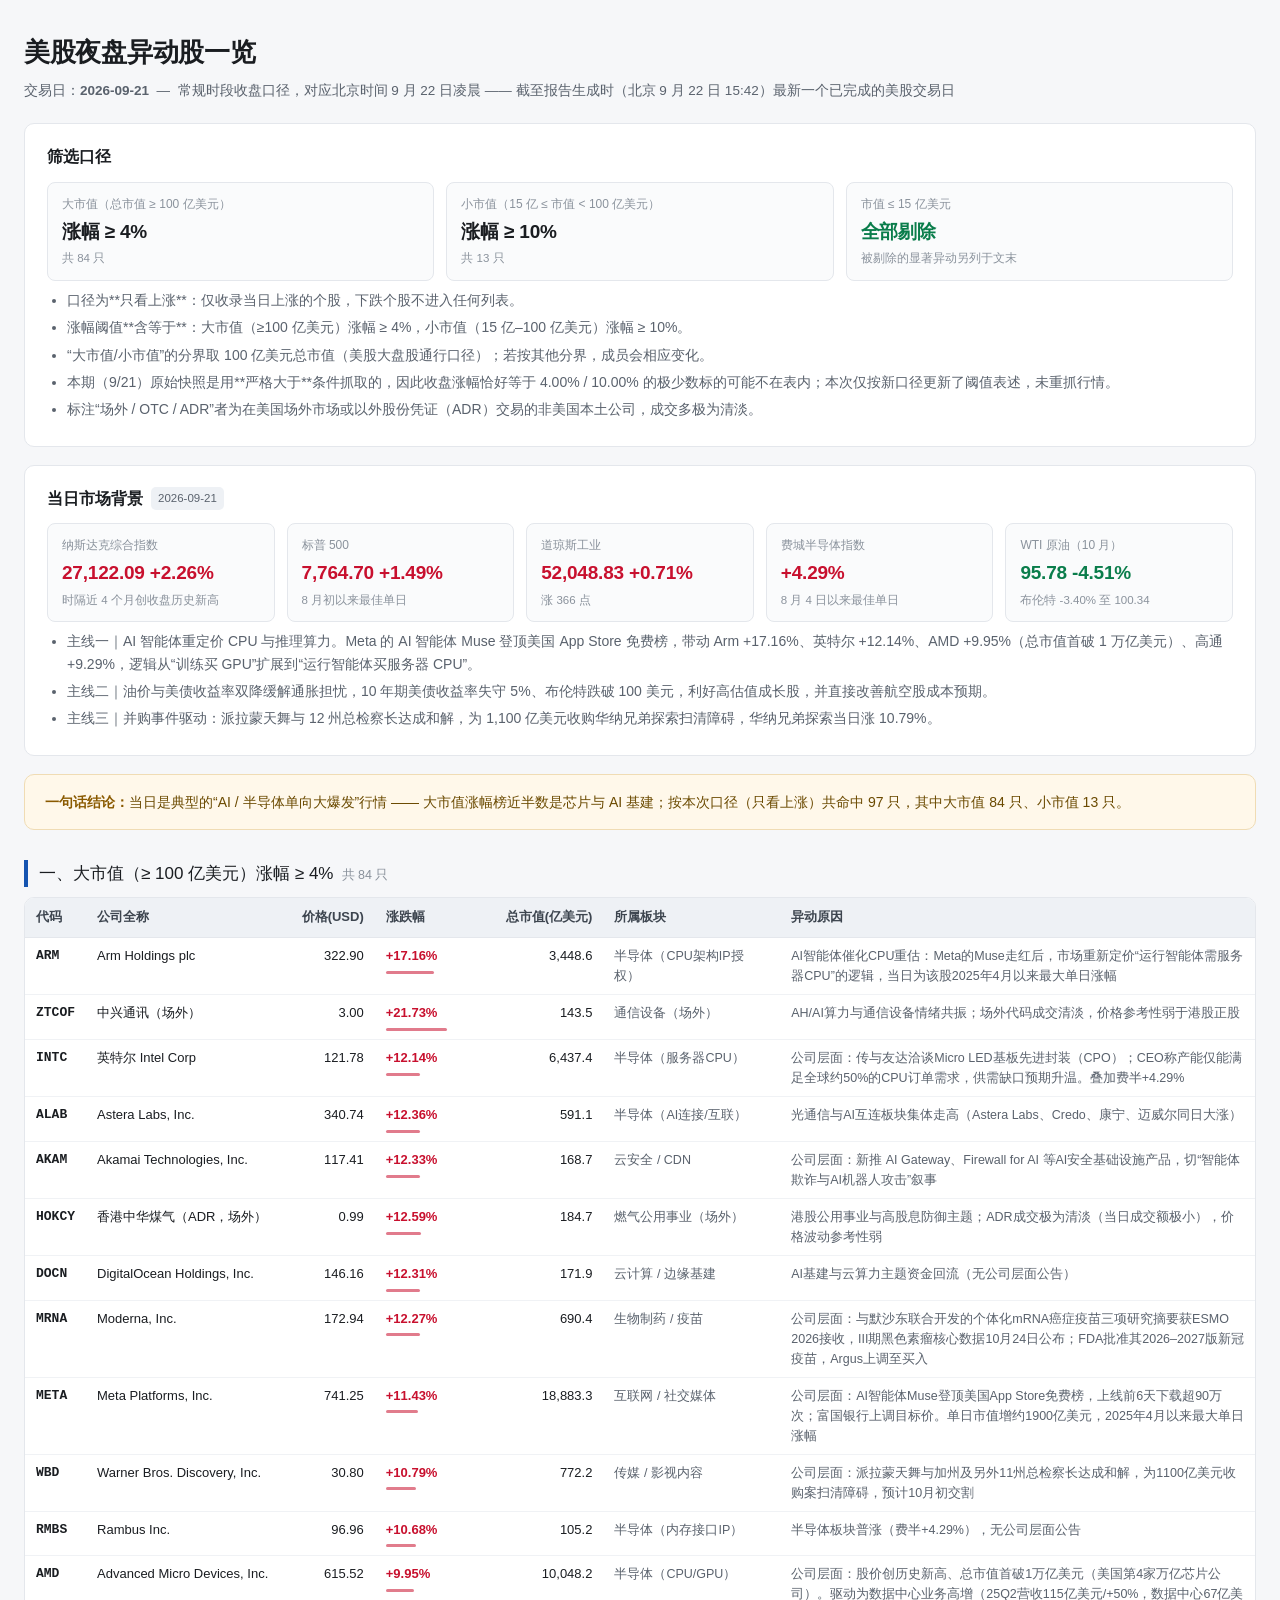
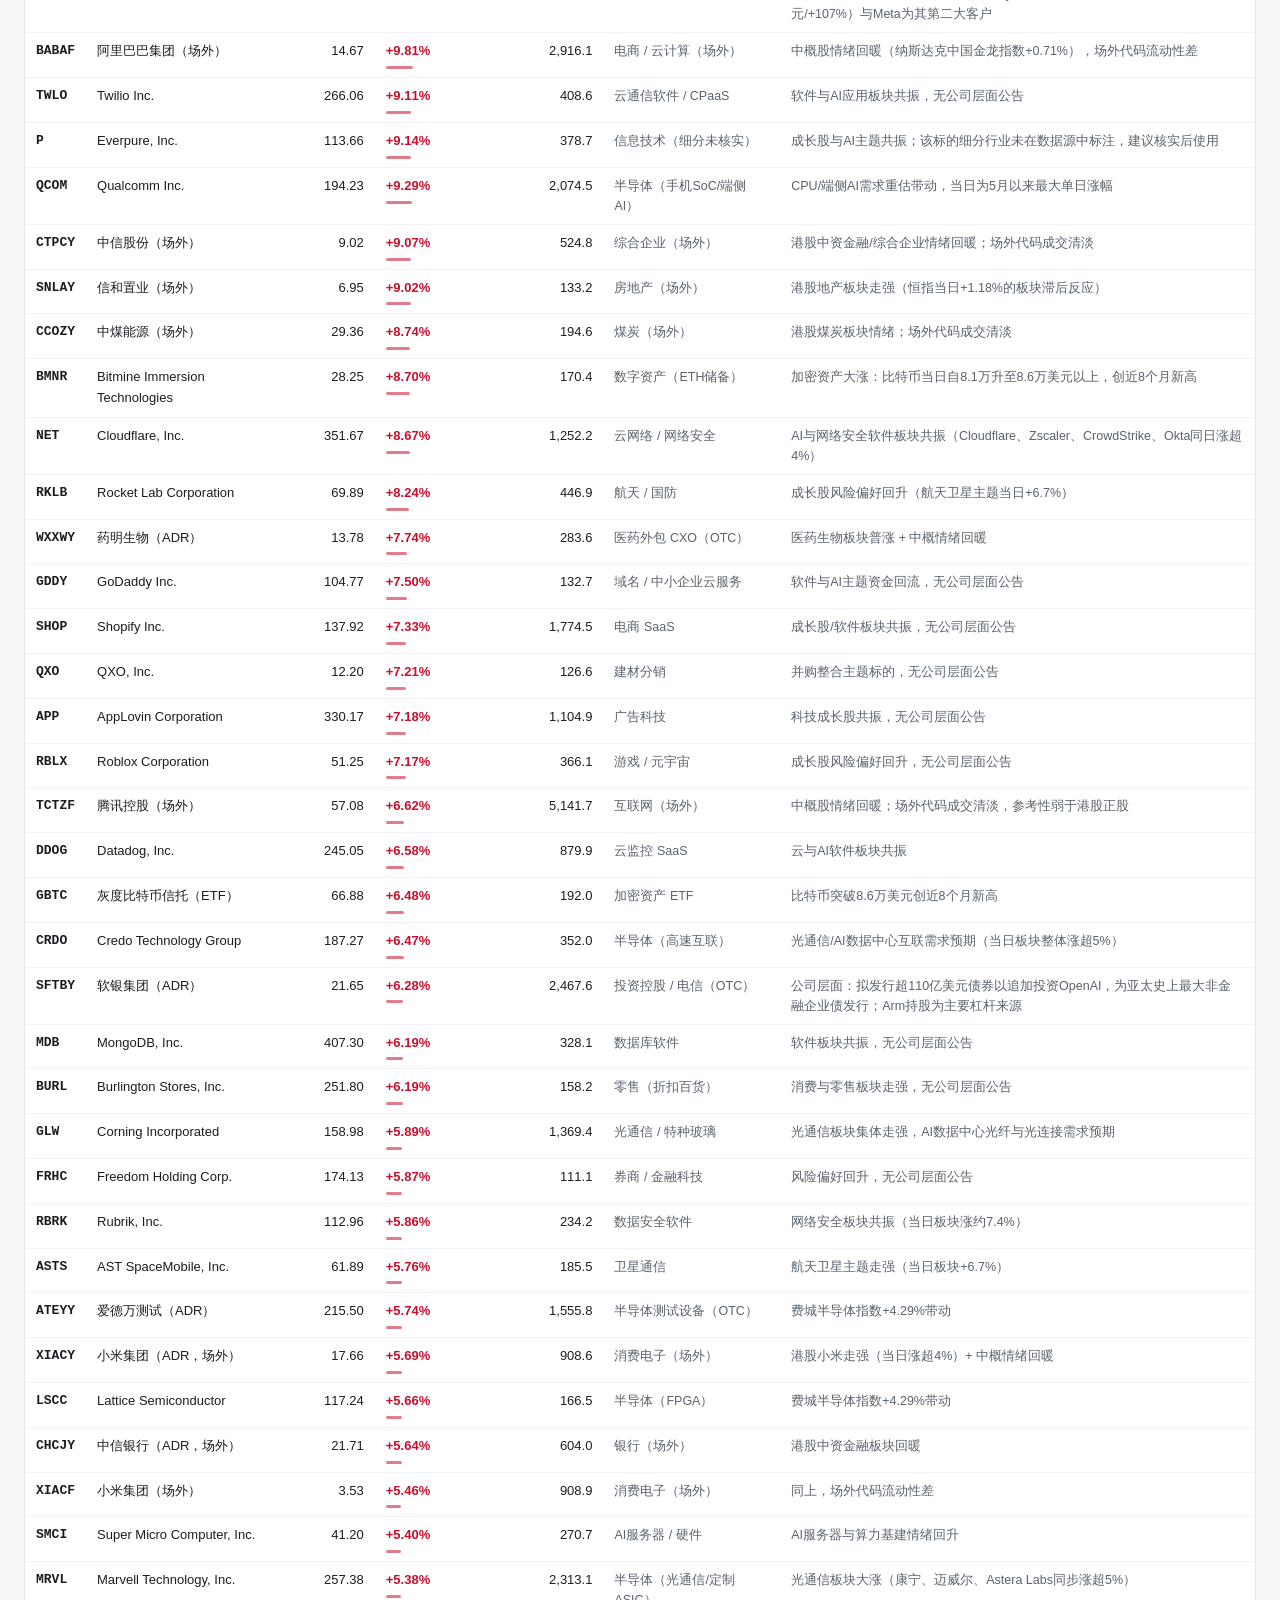
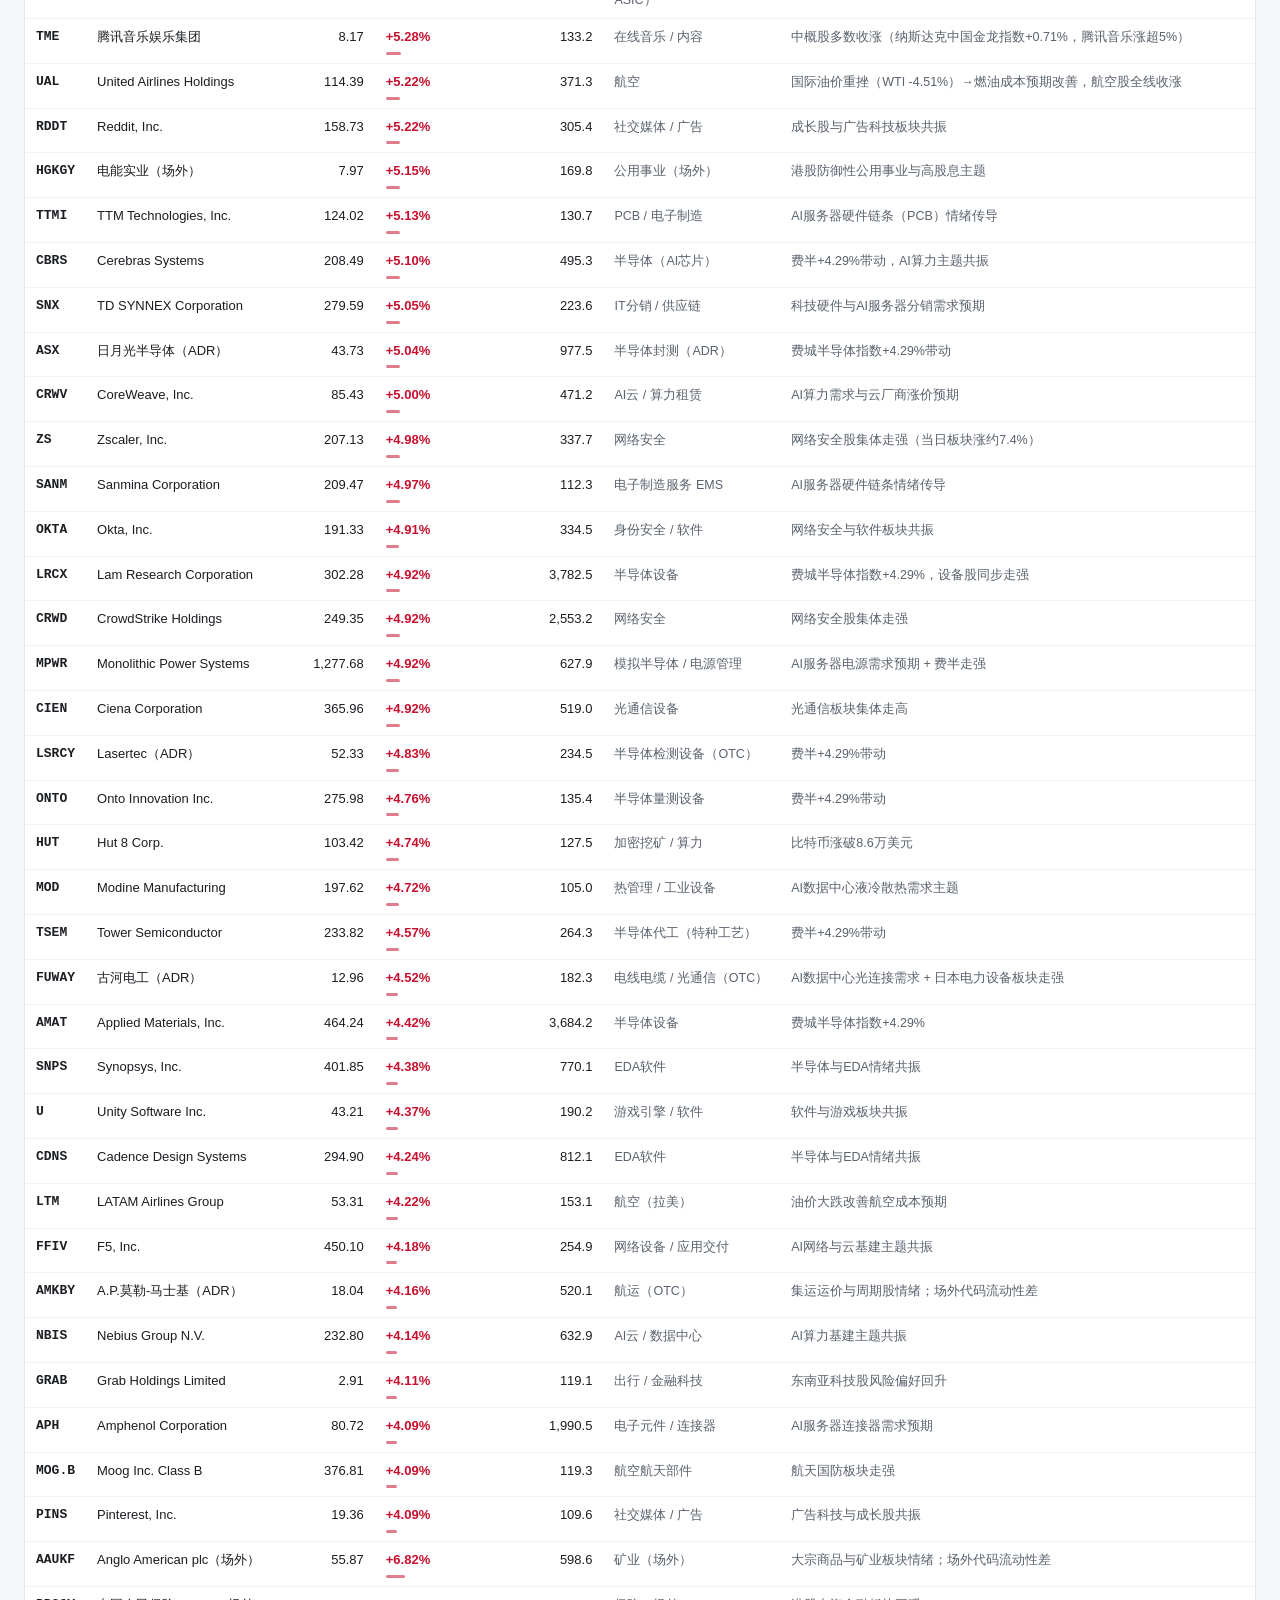
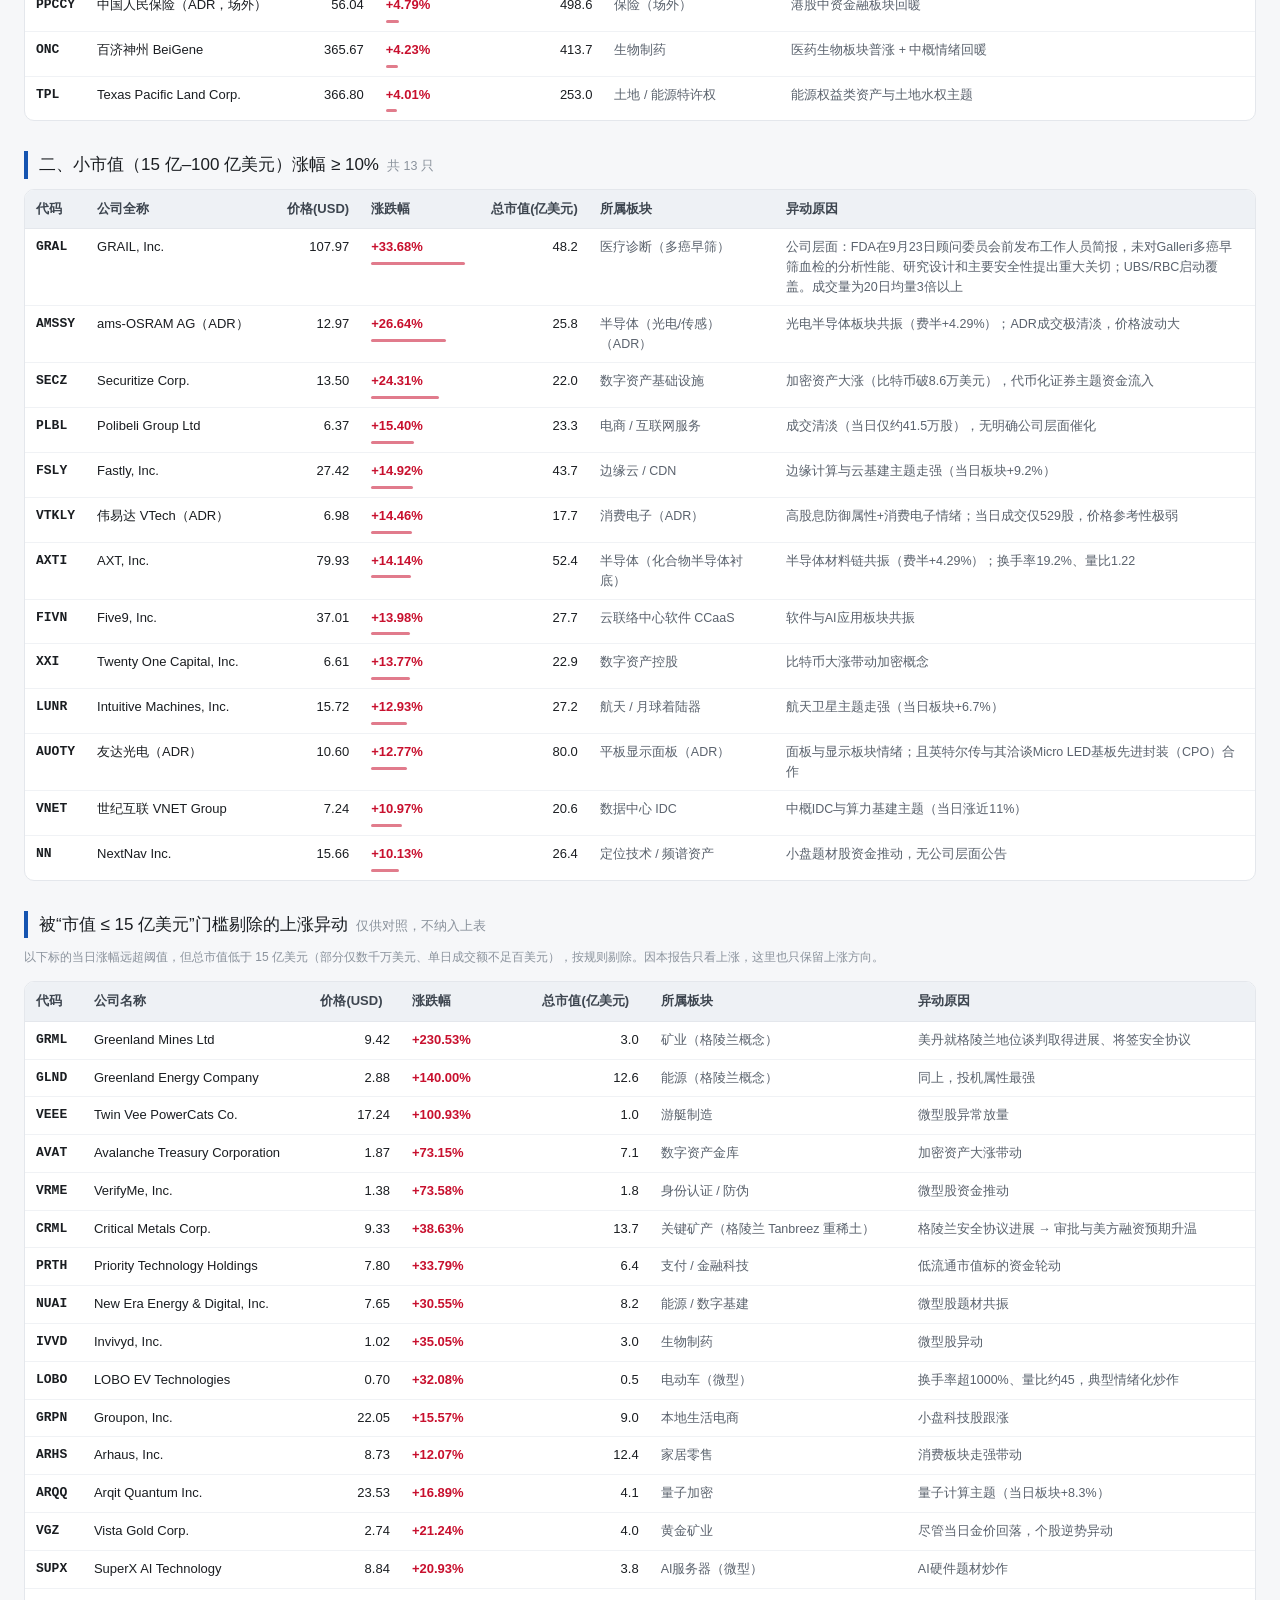
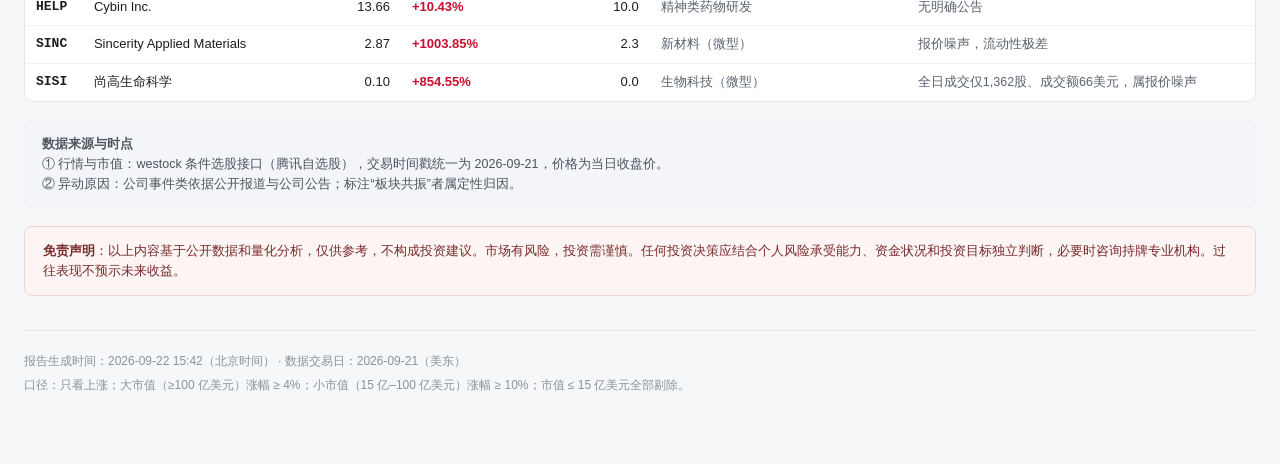
<file: 美股夜盘异动股一览_20260921.html>
<!DOCTYPE html>
<html lang="zh-CN">
<head>
<meta charset="utf-8">
<meta name="viewport" content="width=device-width, initial-scale=1">
<title>美股夜盘异动股一览 · 2026-09-21</title>
<style>
  :root{
    --bg:#f6f7f9; --card:#ffffff; --ink:#1a1d21; --ink2:#5a626d; --ink3:#8a929c;
    --line:#e4e7ec; --red:#c8102e; --green:#0a7d4b; --blue:#1554b0;
  }
  *{box-sizing:border-box}
  body{margin:0;background:var(--bg);color:var(--ink);
    font-family:-apple-system,BlinkMacSystemFont,"PingFang SC","Hiragino Sans GB","Microsoft YaHei",sans-serif;
    font-size:14px;line-height:1.6;-webkit-font-smoothing:antialiased}
  .wrap{max-width:1500px;margin:0 auto;padding:32px 24px 64px}
  h1{font-size:26px;margin:0 0 6px;letter-spacing:-.3px}
  .sub{color:var(--ink2);font-size:13.5px;margin-bottom:22px}
  .card{background:var(--card);border:1px solid var(--line);border-radius:10px;padding:20px 22px;margin-bottom:18px}
  .card h2{font-size:16px;margin:0 0 12px;display:flex;align-items:center;gap:8px}
  .card h2 .tag{font-size:11.5px;font-weight:500;color:var(--ink2);background:#eef1f5;border-radius:5px;padding:2px 7px}
  .grid{display:grid;grid-template-columns:repeat(auto-fit,minmax(210px,1fr));gap:12px}
  .kpi{background:#fafbfc;border:1px solid var(--line);border-radius:8px;padding:12px 14px}
  .kpi .k{font-size:12px;color:var(--ink3);margin-bottom:3px}
  .kpi .v{font-size:19px;font-weight:600;letter-spacing:-.2px}
  .kpi .v.red{color:var(--red)} .kpi .v.green{color:var(--green)}
  .kpi .d{font-size:11.5px;color:var(--ink3);margin-top:2px}
  ul.notes{margin:8px 0 0;padding-left:20px;color:var(--ink2)}
  ul.notes li{margin-bottom:5px}
  .banner{background:#fff8ea;border:1px solid #f0dcb4;border-radius:10px;padding:16px 20px;margin-bottom:18px;color:#6b4a00}
  .banner b{color:#8a5a00}
  .tblwrap{overflow-x:auto;border:1px solid var(--line);border-radius:10px;background:var(--card)}
  table{border-collapse:collapse;width:100%;min-width:1180px;font-size:13px}
  thead th{position:sticky;top:0;background:#eef1f5;color:#3d454f;font-weight:600;text-align:left;
    padding:9px 11px;border-bottom:1px solid var(--line);white-space:nowrap;z-index:2}
  tbody td{padding:8px 11px;border-bottom:1px solid #f0f2f5;vertical-align:top}
  tbody tr:hover{background:#fafbfd}
  tbody tr:last-child td{border-bottom:none}
  .c-code{font-family:ui-monospace,SFMono-Regular,Menlo,monospace;font-weight:600;white-space:nowrap}
  .c-name{min-width:190px}
  .c-num{text-align:right;font-variant-numeric:tabular-nums;white-space:nowrap}
  .c-chg{white-space:nowrap;position:relative;min-width:120px}
  .c-sector{color:var(--ink2);min-width:150px;font-size:12.5px}
  .c-reason{color:var(--ink2);min-width:320px;max-width:520px;font-size:12.5px}
  .chg{font-weight:600;font-variant-numeric:tabular-nums}
  .chg.up{color:var(--red)} .chg.down{color:var(--green)}
  .bar{display:block;height:3px;border-radius:2px;margin-top:4px}
  .bar-up{background:var(--red);opacity:.55}
  .bar-down{background:var(--green);opacity:.55}
  .sec-title{font-size:17px;margin:30px 0 10px;padding-left:11px;border-left:4px solid var(--blue)}
  .sec-title span{font-size:12.5px;color:var(--ink3);font-weight:400;margin-left:8px}
  .legend{font-size:12px;color:var(--ink3);margin:8px 0 14px}
  footer{margin-top:34px;padding-top:16px;border-top:1px solid var(--line);color:var(--ink3);font-size:12px}
  footer p{margin:5px 0}
  .disc{background:#f3f5f8;border-radius:8px;padding:14px 18px;color:#4d545d;font-size:12.5px;margin-top:18px}
</style>
</head>
<body>
<div class="wrap">
<h1>美股夜盘异动股一览</h1>
<div class="sub">交易日：<b>2026-09-21</b> &nbsp;—&nbsp; 常规时段收盘口径，对应北京时间 9 月 22 日凌晨 —— 截至报告生成时（北京 9 月 22 日 15:42）最新一个已完成的美股交易日</div>
<div class="card">
  <h2>筛选口径</h2>
  <div class="grid">
    <div class="kpi"><div class="k">大市值（总市值 ≥ 100 亿美元）</div><div class="v ">涨幅 ≥ 4%</div><div class="d">共 84 只</div></div>
    <div class="kpi"><div class="k">小市值（15 亿 ≤ 市值 &lt; 100 亿美元）</div><div class="v ">涨幅 ≥ 10%</div><div class="d">共 13 只</div></div>
    <div class="kpi"><div class="k">市值 ≤ 15 亿美元</div><div class="v green">全部剔除</div><div class="d">被剔除的显著异动另列于文末</div></div>
  </div>
  <ul class="notes">
    <li>口径为**只看上涨**：仅收录当日上涨的个股，下跌个股不进入任何列表。</li>
    <li>涨幅阈值**含等于**：大市值（≥100 亿美元）涨幅 ≥ 4%，小市值（15 亿–100 亿美元）涨幅 ≥ 10%。</li>
    <li>“大市值/小市值”的分界取 100 亿美元总市值（美股大盘股通行口径）；若按其他分界，成员会相应变化。</li>
    <li>本期（9/21）原始快照是用**严格大于**条件抓取的，因此收盘涨幅恰好等于 4.00% / 10.00% 的极少数标的可能不在表内；本次仅按新口径更新了阈值表述，未重抓行情。</li>
    <li>标注“场外 / OTC / ADR”者为在美国场外市场或以外股份凭证（ADR）交易的非美国本土公司，成交多极为清淡。</li>
  </ul>
</div>
<div class="card">
  <h2>当日市场背景 <span class="tag">2026-09-21</span></h2>
  <div class="grid">
    <div class="kpi"><div class="k">纳斯达克综合指数</div><div class="v red">27,122.09  +2.26%</div><div class="d">时隔近 4 个月创收盘历史新高</div></div>
    <div class="kpi"><div class="k">标普 500</div><div class="v red">7,764.70  +1.49%</div><div class="d">8 月初以来最佳单日</div></div>
    <div class="kpi"><div class="k">道琼斯工业</div><div class="v red">52,048.83  +0.71%</div><div class="d">涨 366 点</div></div>
    <div class="kpi"><div class="k">费城半导体指数</div><div class="v red">+4.29%</div><div class="d">8 月 4 日以来最佳单日</div></div>
    <div class="kpi"><div class="k">WTI 原油（10 月）</div><div class="v green">95.78  -4.51%</div><div class="d">布伦特 -3.40% 至 100.34</div></div>
  </div>
  <ul class="notes">
    <li>主线一｜AI 智能体重定价 CPU 与推理算力。Meta 的 AI 智能体 Muse 登顶美国 App Store 免费榜，带动 Arm +17.16%、英特尔 +12.14%、AMD +9.95%（总市值首破 1 万亿美元）、高通 +9.29%，逻辑从“训练买 GPU”扩展到“运行智能体买服务器 CPU”。</li>
    <li>主线二｜油价与美债收益率双降缓解通胀担忧，10 年期美债收益率失守 5%、布伦特跌破 100 美元，利好高估值成长股，并直接改善航空股成本预期。</li>
    <li>主线三｜并购事件驱动：派拉蒙天舞与 12 州总检察长达成和解，为 1,100 亿美元收购华纳兄弟探索扫清障碍，华纳兄弟探索当日涨 10.79%。</li>
  </ul>
</div>
<div class="banner"><b>一句话结论：</b>当日是典型的“AI / 半导体单向大爆发”行情 —— 大市值涨幅榜近半数是芯片与 AI 基建；按本次口径（只看上涨）共命中 97 只，其中大市值 84 只、小市值 13 只。</div>

  <div class="sec-title">一、大市值（≥ 100 亿美元）涨幅 ≥ 4%<span>共 84 只</span></div>

  <div class="tblwrap">
    <table>
      <thead>
        <tr>
          <th>代码</th><th>公司全称</th><th>价格(USD)</th><th>涨跌幅</th><th>总市值(亿美元)</th><th>所属板块</th><th>异动原因</th>
        </tr>
      </thead>
      <tbody>
      <tr class="up">
        <td class="c-code">ARM</td>
        <td class="c-name">Arm Holdings plc</td>
        <td class="c-num">322.90</td>
        <td class="c-chg"><span class="chg up">+17.16%</span><span class="bar bar-up" style="width:49.0%"></span></td>
        <td class="c-num">3,448.6</td>
        <td class="c-sector">半导体（CPU架构IP授权）</td>
        <td class="c-reason">AI智能体催化CPU重估：Meta的Muse走红后，市场重新定价“运行智能体需服务器CPU”的逻辑，当日为该股2025年4月以来最大单日涨幅</td>
      </tr>
      <tr class="up">
        <td class="c-code">ZTCOF</td>
        <td class="c-name">中兴通讯（场外）</td>
        <td class="c-num">3.00</td>
        <td class="c-chg"><span class="chg up">+21.73%</span><span class="bar bar-up" style="width:62.1%"></span></td>
        <td class="c-num">143.5</td>
        <td class="c-sector">通信设备（场外）</td>
        <td class="c-reason">AH/AI算力与通信设备情绪共振；场外代码成交清淡，价格参考性弱于港股正股</td>
      </tr>
      <tr class="up">
        <td class="c-code">INTC</td>
        <td class="c-name">英特尔 Intel Corp</td>
        <td class="c-num">121.78</td>
        <td class="c-chg"><span class="chg up">+12.14%</span><span class="bar bar-up" style="width:34.7%"></span></td>
        <td class="c-num">6,437.4</td>
        <td class="c-sector">半导体（服务器CPU）</td>
        <td class="c-reason">公司层面：传与友达洽谈Micro LED基板先进封装（CPO）；CEO称产能仅能满足全球约50%的CPU订单需求，供需缺口预期升温。叠加费半+4.29%</td>
      </tr>
      <tr class="up">
        <td class="c-code">ALAB</td>
        <td class="c-name">Astera Labs, Inc.</td>
        <td class="c-num">340.74</td>
        <td class="c-chg"><span class="chg up">+12.36%</span><span class="bar bar-up" style="width:35.3%"></span></td>
        <td class="c-num">591.1</td>
        <td class="c-sector">半导体（AI连接/互联）</td>
        <td class="c-reason">光通信与AI互连板块集体走高（Astera Labs、Credo、康宁、迈威尔同日大涨）</td>
      </tr>
      <tr class="up">
        <td class="c-code">AKAM</td>
        <td class="c-name">Akamai Technologies, Inc.</td>
        <td class="c-num">117.41</td>
        <td class="c-chg"><span class="chg up">+12.33%</span><span class="bar bar-up" style="width:35.2%"></span></td>
        <td class="c-num">168.7</td>
        <td class="c-sector">云安全 / CDN</td>
        <td class="c-reason">公司层面：新推 AI Gateway、Firewall for AI 等AI安全基础设施产品，切“智能体欺诈与AI机器人攻击”叙事</td>
      </tr>
      <tr class="up">
        <td class="c-code">HOKCY</td>
        <td class="c-name">香港中华煤气（ADR，场外）</td>
        <td class="c-num">0.99</td>
        <td class="c-chg"><span class="chg up">+12.59%</span><span class="bar bar-up" style="width:36.0%"></span></td>
        <td class="c-num">184.7</td>
        <td class="c-sector">燃气公用事业（场外）</td>
        <td class="c-reason">港股公用事业与高股息防御主题；ADR成交极为清淡（当日成交额极小），价格波动参考性弱</td>
      </tr>
      <tr class="up">
        <td class="c-code">DOCN</td>
        <td class="c-name">DigitalOcean Holdings, Inc.</td>
        <td class="c-num">146.16</td>
        <td class="c-chg"><span class="chg up">+12.31%</span><span class="bar bar-up" style="width:35.2%"></span></td>
        <td class="c-num">171.9</td>
        <td class="c-sector">云计算 / 边缘基建</td>
        <td class="c-reason">AI基建与云算力主题资金回流（无公司层面公告）</td>
      </tr>
      <tr class="up">
        <td class="c-code">MRNA</td>
        <td class="c-name">Moderna, Inc.</td>
        <td class="c-num">172.94</td>
        <td class="c-chg"><span class="chg up">+12.27%</span><span class="bar bar-up" style="width:35.1%"></span></td>
        <td class="c-num">690.4</td>
        <td class="c-sector">生物制药 / 疫苗</td>
        <td class="c-reason">公司层面：与默沙东联合开发的个体化mRNA癌症疫苗三项研究摘要获ESMO 2026接收，III期黑色素瘤核心数据10月24日公布；FDA批准其2026–2027版新冠疫苗，Argus上调至买入</td>
      </tr>
      <tr class="up">
        <td class="c-code">META</td>
        <td class="c-name">Meta Platforms, Inc.</td>
        <td class="c-num">741.25</td>
        <td class="c-chg"><span class="chg up">+11.43%</span><span class="bar bar-up" style="width:32.7%"></span></td>
        <td class="c-num">18,883.3</td>
        <td class="c-sector">互联网 / 社交媒体</td>
        <td class="c-reason">公司层面：AI智能体Muse登顶美国App Store免费榜，上线前6天下载超90万次；富国银行上调目标价。单日市值增约1900亿美元，2025年4月以来最大单日涨幅</td>
      </tr>
      <tr class="up">
        <td class="c-code">WBD</td>
        <td class="c-name">Warner Bros. Discovery, Inc.</td>
        <td class="c-num">30.80</td>
        <td class="c-chg"><span class="chg up">+10.79%</span><span class="bar bar-up" style="width:30.8%"></span></td>
        <td class="c-num">772.2</td>
        <td class="c-sector">传媒 / 影视内容</td>
        <td class="c-reason">公司层面：派拉蒙天舞与加州及另外11州总检察长达成和解，为1100亿美元收购案扫清障碍，预计10月初交割</td>
      </tr>
      <tr class="up">
        <td class="c-code">RMBS</td>
        <td class="c-name">Rambus Inc.</td>
        <td class="c-num">96.96</td>
        <td class="c-chg"><span class="chg up">+10.68%</span><span class="bar bar-up" style="width:30.5%"></span></td>
        <td class="c-num">105.2</td>
        <td class="c-sector">半导体（内存接口IP）</td>
        <td class="c-reason">半导体板块普涨（费半+4.29%），无公司层面公告</td>
      </tr>
      <tr class="up">
        <td class="c-code">AMD</td>
        <td class="c-name">Advanced Micro Devices, Inc.</td>
        <td class="c-num">615.52</td>
        <td class="c-chg"><span class="chg up">+9.95%</span><span class="bar bar-up" style="width:28.4%"></span></td>
        <td class="c-num">10,048.2</td>
        <td class="c-sector">半导体（CPU/GPU）</td>
        <td class="c-reason">公司层面：股价创历史新高、总市值首破1万亿美元（美国第4家万亿芯片公司）。驱动为数据中心业务高增（25Q2营收115亿美元/+50%，数据中心67亿美元/+107%）与Meta为其第二大客户</td>
      </tr>
      <tr class="up">
        <td class="c-code">BABAF</td>
        <td class="c-name">阿里巴巴集团（场外）</td>
        <td class="c-num">14.67</td>
        <td class="c-chg"><span class="chg up">+9.81%</span><span class="bar bar-up" style="width:28.0%"></span></td>
        <td class="c-num">2,916.1</td>
        <td class="c-sector">电商 / 云计算（场外）</td>
        <td class="c-reason">中概股情绪回暖（纳斯达克中国金龙指数+0.71%），场外代码流动性差</td>
      </tr>
      <tr class="up">
        <td class="c-code">TWLO</td>
        <td class="c-name">Twilio Inc.</td>
        <td class="c-num">266.06</td>
        <td class="c-chg"><span class="chg up">+9.11%</span><span class="bar bar-up" style="width:26.0%"></span></td>
        <td class="c-num">408.6</td>
        <td class="c-sector">云通信软件 / CPaaS</td>
        <td class="c-reason">软件与AI应用板块共振，无公司层面公告</td>
      </tr>
      <tr class="up">
        <td class="c-code">P</td>
        <td class="c-name">Everpure, Inc.</td>
        <td class="c-num">113.66</td>
        <td class="c-chg"><span class="chg up">+9.14%</span><span class="bar bar-up" style="width:26.1%"></span></td>
        <td class="c-num">378.7</td>
        <td class="c-sector">信息技术（细分未核实）</td>
        <td class="c-reason">成长股与AI主题共振；该标的细分行业未在数据源中标注，建议核实后使用</td>
      </tr>
      <tr class="up">
        <td class="c-code">QCOM</td>
        <td class="c-name">Qualcomm Inc.</td>
        <td class="c-num">194.23</td>
        <td class="c-chg"><span class="chg up">+9.29%</span><span class="bar bar-up" style="width:26.5%"></span></td>
        <td class="c-num">2,074.5</td>
        <td class="c-sector">半导体（手机SoC/端侧AI）</td>
        <td class="c-reason">CPU/端侧AI需求重估带动，当日为5月以来最大单日涨幅</td>
      </tr>
      <tr class="up">
        <td class="c-code">CTPCY</td>
        <td class="c-name">中信股份（场外）</td>
        <td class="c-num">9.02</td>
        <td class="c-chg"><span class="chg up">+9.07%</span><span class="bar bar-up" style="width:25.9%"></span></td>
        <td class="c-num">524.8</td>
        <td class="c-sector">综合企业（场外）</td>
        <td class="c-reason">港股中资金融/综合企业情绪回暖；场外代码成交清淡</td>
      </tr>
      <tr class="up">
        <td class="c-code">SNLAY</td>
        <td class="c-name">信和置业（场外）</td>
        <td class="c-num">6.95</td>
        <td class="c-chg"><span class="chg up">+9.02%</span><span class="bar bar-up" style="width:25.8%"></span></td>
        <td class="c-num">133.2</td>
        <td class="c-sector">房地产（场外）</td>
        <td class="c-reason">港股地产板块走强（恒指当日+1.18%的板块滞后反应）</td>
      </tr>
      <tr class="up">
        <td class="c-code">CCOZY</td>
        <td class="c-name">中煤能源（场外）</td>
        <td class="c-num">29.36</td>
        <td class="c-chg"><span class="chg up">+8.74%</span><span class="bar bar-up" style="width:25.0%"></span></td>
        <td class="c-num">194.6</td>
        <td class="c-sector">煤炭（场外）</td>
        <td class="c-reason">港股煤炭板块情绪；场外代码成交清淡</td>
      </tr>
      <tr class="up">
        <td class="c-code">BMNR</td>
        <td class="c-name">Bitmine Immersion Technologies</td>
        <td class="c-num">28.25</td>
        <td class="c-chg"><span class="chg up">+8.70%</span><span class="bar bar-up" style="width:24.9%"></span></td>
        <td class="c-num">170.4</td>
        <td class="c-sector">数字资产（ETH储备）</td>
        <td class="c-reason">加密资产大涨：比特币当日自8.1万升至8.6万美元以上，创近8个月新高</td>
      </tr>
      <tr class="up">
        <td class="c-code">NET</td>
        <td class="c-name">Cloudflare, Inc.</td>
        <td class="c-num">351.67</td>
        <td class="c-chg"><span class="chg up">+8.67%</span><span class="bar bar-up" style="width:24.8%"></span></td>
        <td class="c-num">1,252.2</td>
        <td class="c-sector">云网络 / 网络安全</td>
        <td class="c-reason">AI与网络安全软件板块共振（Cloudflare、Zscaler、CrowdStrike、Okta同日涨超4%）</td>
      </tr>
      <tr class="up">
        <td class="c-code">RKLB</td>
        <td class="c-name">Rocket Lab Corporation</td>
        <td class="c-num">69.89</td>
        <td class="c-chg"><span class="chg up">+8.24%</span><span class="bar bar-up" style="width:23.5%"></span></td>
        <td class="c-num">446.9</td>
        <td class="c-sector">航天 / 国防</td>
        <td class="c-reason">成长股风险偏好回升（航天卫星主题当日+6.7%）</td>
      </tr>
      <tr class="up">
        <td class="c-code">WXXWY</td>
        <td class="c-name">药明生物（ADR）</td>
        <td class="c-num">13.78</td>
        <td class="c-chg"><span class="chg up">+7.74%</span><span class="bar bar-up" style="width:22.1%"></span></td>
        <td class="c-num">283.6</td>
        <td class="c-sector">医药外包 CXO（OTC）</td>
        <td class="c-reason">医药生物板块普涨 + 中概情绪回暖</td>
      </tr>
      <tr class="up">
        <td class="c-code">GDDY</td>
        <td class="c-name">GoDaddy Inc.</td>
        <td class="c-num">104.77</td>
        <td class="c-chg"><span class="chg up">+7.50%</span><span class="bar bar-up" style="width:21.4%"></span></td>
        <td class="c-num">132.7</td>
        <td class="c-sector">域名 / 中小企业云服务</td>
        <td class="c-reason">软件与AI主题资金回流，无公司层面公告</td>
      </tr>
      <tr class="up">
        <td class="c-code">SHOP</td>
        <td class="c-name">Shopify Inc.</td>
        <td class="c-num">137.92</td>
        <td class="c-chg"><span class="chg up">+7.33%</span><span class="bar bar-up" style="width:20.9%"></span></td>
        <td class="c-num">1,774.5</td>
        <td class="c-sector">电商 SaaS</td>
        <td class="c-reason">成长股/软件板块共振，无公司层面公告</td>
      </tr>
      <tr class="up">
        <td class="c-code">QXO</td>
        <td class="c-name">QXO, Inc.</td>
        <td class="c-num">12.20</td>
        <td class="c-chg"><span class="chg up">+7.21%</span><span class="bar bar-up" style="width:20.6%"></span></td>
        <td class="c-num">126.6</td>
        <td class="c-sector">建材分销</td>
        <td class="c-reason">并购整合主题标的，无公司层面公告</td>
      </tr>
      <tr class="up">
        <td class="c-code">APP</td>
        <td class="c-name">AppLovin Corporation</td>
        <td class="c-num">330.17</td>
        <td class="c-chg"><span class="chg up">+7.18%</span><span class="bar bar-up" style="width:20.5%"></span></td>
        <td class="c-num">1,104.9</td>
        <td class="c-sector">广告科技</td>
        <td class="c-reason">科技成长股共振，无公司层面公告</td>
      </tr>
      <tr class="up">
        <td class="c-code">RBLX</td>
        <td class="c-name">Roblox Corporation</td>
        <td class="c-num">51.25</td>
        <td class="c-chg"><span class="chg up">+7.17%</span><span class="bar bar-up" style="width:20.5%"></span></td>
        <td class="c-num">366.1</td>
        <td class="c-sector">游戏 / 元宇宙</td>
        <td class="c-reason">成长股风险偏好回升，无公司层面公告</td>
      </tr>
      <tr class="up">
        <td class="c-code">TCTZF</td>
        <td class="c-name">腾讯控股（场外）</td>
        <td class="c-num">57.08</td>
        <td class="c-chg"><span class="chg up">+6.62%</span><span class="bar bar-up" style="width:18.9%"></span></td>
        <td class="c-num">5,141.7</td>
        <td class="c-sector">互联网（场外）</td>
        <td class="c-reason">中概股情绪回暖；场外代码成交清淡，参考性弱于港股正股</td>
      </tr>
      <tr class="up">
        <td class="c-code">DDOG</td>
        <td class="c-name">Datadog, Inc.</td>
        <td class="c-num">245.05</td>
        <td class="c-chg"><span class="chg up">+6.58%</span><span class="bar bar-up" style="width:18.8%"></span></td>
        <td class="c-num">879.9</td>
        <td class="c-sector">云监控 SaaS</td>
        <td class="c-reason">云与AI软件板块共振</td>
      </tr>
      <tr class="up">
        <td class="c-code">GBTC</td>
        <td class="c-name">灰度比特币信托（ETF）</td>
        <td class="c-num">66.88</td>
        <td class="c-chg"><span class="chg up">+6.48%</span><span class="bar bar-up" style="width:18.5%"></span></td>
        <td class="c-num">192.0</td>
        <td class="c-sector">加密资产 ETF</td>
        <td class="c-reason">比特币突破8.6万美元创近8个月新高</td>
      </tr>
      <tr class="up">
        <td class="c-code">CRDO</td>
        <td class="c-name">Credo Technology Group</td>
        <td class="c-num">187.27</td>
        <td class="c-chg"><span class="chg up">+6.47%</span><span class="bar bar-up" style="width:18.5%"></span></td>
        <td class="c-num">352.0</td>
        <td class="c-sector">半导体（高速互联）</td>
        <td class="c-reason">光通信/AI数据中心互联需求预期（当日板块整体涨超5%）</td>
      </tr>
      <tr class="up">
        <td class="c-code">SFTBY</td>
        <td class="c-name">软银集团（ADR）</td>
        <td class="c-num">21.65</td>
        <td class="c-chg"><span class="chg up">+6.28%</span><span class="bar bar-up" style="width:17.9%"></span></td>
        <td class="c-num">2,467.6</td>
        <td class="c-sector">投资控股 / 电信（OTC）</td>
        <td class="c-reason">公司层面：拟发行超110亿美元债券以追加投资OpenAI，为亚太史上最大非金融企业债发行；Arm持股为主要杠杆来源</td>
      </tr>
      <tr class="up">
        <td class="c-code">MDB</td>
        <td class="c-name">MongoDB, Inc.</td>
        <td class="c-num">407.30</td>
        <td class="c-chg"><span class="chg up">+6.19%</span><span class="bar bar-up" style="width:17.7%"></span></td>
        <td class="c-num">328.1</td>
        <td class="c-sector">数据库软件</td>
        <td class="c-reason">软件板块共振，无公司层面公告</td>
      </tr>
      <tr class="up">
        <td class="c-code">BURL</td>
        <td class="c-name">Burlington Stores, Inc.</td>
        <td class="c-num">251.80</td>
        <td class="c-chg"><span class="chg up">+6.19%</span><span class="bar bar-up" style="width:17.7%"></span></td>
        <td class="c-num">158.2</td>
        <td class="c-sector">零售（折扣百货）</td>
        <td class="c-reason">消费与零售板块走强，无公司层面公告</td>
      </tr>
      <tr class="up">
        <td class="c-code">GLW</td>
        <td class="c-name">Corning Incorporated</td>
        <td class="c-num">158.98</td>
        <td class="c-chg"><span class="chg up">+5.89%</span><span class="bar bar-up" style="width:16.8%"></span></td>
        <td class="c-num">1,369.4</td>
        <td class="c-sector">光通信 / 特种玻璃</td>
        <td class="c-reason">光通信板块集体走强，AI数据中心光纤与光连接需求预期</td>
      </tr>
      <tr class="up">
        <td class="c-code">FRHC</td>
        <td class="c-name">Freedom Holding Corp.</td>
        <td class="c-num">174.13</td>
        <td class="c-chg"><span class="chg up">+5.87%</span><span class="bar bar-up" style="width:16.8%"></span></td>
        <td class="c-num">111.1</td>
        <td class="c-sector">券商 / 金融科技</td>
        <td class="c-reason">风险偏好回升，无公司层面公告</td>
      </tr>
      <tr class="up">
        <td class="c-code">RBRK</td>
        <td class="c-name">Rubrik, Inc.</td>
        <td class="c-num">112.96</td>
        <td class="c-chg"><span class="chg up">+5.86%</span><span class="bar bar-up" style="width:16.7%"></span></td>
        <td class="c-num">234.2</td>
        <td class="c-sector">数据安全软件</td>
        <td class="c-reason">网络安全板块共振（当日板块涨约7.4%）</td>
      </tr>
      <tr class="up">
        <td class="c-code">ASTS</td>
        <td class="c-name">AST SpaceMobile, Inc.</td>
        <td class="c-num">61.89</td>
        <td class="c-chg"><span class="chg up">+5.76%</span><span class="bar bar-up" style="width:16.5%"></span></td>
        <td class="c-num">185.5</td>
        <td class="c-sector">卫星通信</td>
        <td class="c-reason">航天卫星主题走强（当日板块+6.7%）</td>
      </tr>
      <tr class="up">
        <td class="c-code">ATEYY</td>
        <td class="c-name">爱德万测试（ADR）</td>
        <td class="c-num">215.50</td>
        <td class="c-chg"><span class="chg up">+5.74%</span><span class="bar bar-up" style="width:16.4%"></span></td>
        <td class="c-num">1,555.8</td>
        <td class="c-sector">半导体测试设备（OTC）</td>
        <td class="c-reason">费城半导体指数+4.29%带动</td>
      </tr>
      <tr class="up">
        <td class="c-code">XIACY</td>
        <td class="c-name">小米集团（ADR，场外）</td>
        <td class="c-num">17.66</td>
        <td class="c-chg"><span class="chg up">+5.69%</span><span class="bar bar-up" style="width:16.3%"></span></td>
        <td class="c-num">908.6</td>
        <td class="c-sector">消费电子（场外）</td>
        <td class="c-reason">港股小米走强（当日涨超4%）+ 中概情绪回暖</td>
      </tr>
      <tr class="up">
        <td class="c-code">LSCC</td>
        <td class="c-name">Lattice Semiconductor</td>
        <td class="c-num">117.24</td>
        <td class="c-chg"><span class="chg up">+5.66%</span><span class="bar bar-up" style="width:16.2%"></span></td>
        <td class="c-num">166.5</td>
        <td class="c-sector">半导体（FPGA）</td>
        <td class="c-reason">费城半导体指数+4.29%带动</td>
      </tr>
      <tr class="up">
        <td class="c-code">CHCJY</td>
        <td class="c-name">中信银行（ADR，场外）</td>
        <td class="c-num">21.71</td>
        <td class="c-chg"><span class="chg up">+5.64%</span><span class="bar bar-up" style="width:16.1%"></span></td>
        <td class="c-num">604.0</td>
        <td class="c-sector">银行（场外）</td>
        <td class="c-reason">港股中资金融板块回暖</td>
      </tr>
      <tr class="up">
        <td class="c-code">XIACF</td>
        <td class="c-name">小米集团（场外）</td>
        <td class="c-num">3.53</td>
        <td class="c-chg"><span class="chg up">+5.46%</span><span class="bar bar-up" style="width:15.6%"></span></td>
        <td class="c-num">908.9</td>
        <td class="c-sector">消费电子（场外）</td>
        <td class="c-reason">同上，场外代码流动性差</td>
      </tr>
      <tr class="up">
        <td class="c-code">SMCI</td>
        <td class="c-name">Super Micro Computer, Inc.</td>
        <td class="c-num">41.20</td>
        <td class="c-chg"><span class="chg up">+5.40%</span><span class="bar bar-up" style="width:15.4%"></span></td>
        <td class="c-num">270.7</td>
        <td class="c-sector">AI服务器 / 硬件</td>
        <td class="c-reason">AI服务器与算力基建情绪回升</td>
      </tr>
      <tr class="up">
        <td class="c-code">MRVL</td>
        <td class="c-name">Marvell Technology, Inc.</td>
        <td class="c-num">257.38</td>
        <td class="c-chg"><span class="chg up">+5.38%</span><span class="bar bar-up" style="width:15.4%"></span></td>
        <td class="c-num">2,313.1</td>
        <td class="c-sector">半导体（光通信/定制ASIC）</td>
        <td class="c-reason">光通信板块大涨（康宁、迈威尔、Astera Labs同步涨超5%）</td>
      </tr>
      <tr class="up">
        <td class="c-code">TME</td>
        <td class="c-name">腾讯音乐娱乐集团</td>
        <td class="c-num">8.17</td>
        <td class="c-chg"><span class="chg up">+5.28%</span><span class="bar bar-up" style="width:15.1%"></span></td>
        <td class="c-num">133.2</td>
        <td class="c-sector">在线音乐 / 内容</td>
        <td class="c-reason">中概股多数收涨（纳斯达克中国金龙指数+0.71%，腾讯音乐涨超5%）</td>
      </tr>
      <tr class="up">
        <td class="c-code">UAL</td>
        <td class="c-name">United Airlines Holdings</td>
        <td class="c-num">114.39</td>
        <td class="c-chg"><span class="chg up">+5.22%</span><span class="bar bar-up" style="width:14.9%"></span></td>
        <td class="c-num">371.3</td>
        <td class="c-sector">航空</td>
        <td class="c-reason">国际油价重挫（WTI -4.51%）→燃油成本预期改善，航空股全线收涨</td>
      </tr>
      <tr class="up">
        <td class="c-code">RDDT</td>
        <td class="c-name">Reddit, Inc.</td>
        <td class="c-num">158.73</td>
        <td class="c-chg"><span class="chg up">+5.22%</span><span class="bar bar-up" style="width:14.9%"></span></td>
        <td class="c-num">305.4</td>
        <td class="c-sector">社交媒体 / 广告</td>
        <td class="c-reason">成长股与广告科技板块共振</td>
      </tr>
      <tr class="up">
        <td class="c-code">HGKGY</td>
        <td class="c-name">电能实业（场外）</td>
        <td class="c-num">7.97</td>
        <td class="c-chg"><span class="chg up">+5.15%</span><span class="bar bar-up" style="width:14.7%"></span></td>
        <td class="c-num">169.8</td>
        <td class="c-sector">公用事业（场外）</td>
        <td class="c-reason">港股防御性公用事业与高股息主题</td>
      </tr>
      <tr class="up">
        <td class="c-code">TTMI</td>
        <td class="c-name">TTM Technologies, Inc.</td>
        <td class="c-num">124.02</td>
        <td class="c-chg"><span class="chg up">+5.13%</span><span class="bar bar-up" style="width:14.7%"></span></td>
        <td class="c-num">130.7</td>
        <td class="c-sector">PCB / 电子制造</td>
        <td class="c-reason">AI服务器硬件链条（PCB）情绪传导</td>
      </tr>
      <tr class="up">
        <td class="c-code">CBRS</td>
        <td class="c-name">Cerebras Systems</td>
        <td class="c-num">208.49</td>
        <td class="c-chg"><span class="chg up">+5.10%</span><span class="bar bar-up" style="width:14.6%"></span></td>
        <td class="c-num">495.3</td>
        <td class="c-sector">半导体（AI芯片）</td>
        <td class="c-reason">费半+4.29%带动，AI算力主题共振</td>
      </tr>
      <tr class="up">
        <td class="c-code">SNX</td>
        <td class="c-name">TD SYNNEX Corporation</td>
        <td class="c-num">279.59</td>
        <td class="c-chg"><span class="chg up">+5.05%</span><span class="bar bar-up" style="width:14.4%"></span></td>
        <td class="c-num">223.6</td>
        <td class="c-sector">IT分销 / 供应链</td>
        <td class="c-reason">科技硬件与AI服务器分销需求预期</td>
      </tr>
      <tr class="up">
        <td class="c-code">ASX</td>
        <td class="c-name">日月光半导体（ADR）</td>
        <td class="c-num">43.73</td>
        <td class="c-chg"><span class="chg up">+5.04%</span><span class="bar bar-up" style="width:14.4%"></span></td>
        <td class="c-num">977.5</td>
        <td class="c-sector">半导体封测（ADR）</td>
        <td class="c-reason">费城半导体指数+4.29%带动</td>
      </tr>
      <tr class="up">
        <td class="c-code">CRWV</td>
        <td class="c-name">CoreWeave, Inc.</td>
        <td class="c-num">85.43</td>
        <td class="c-chg"><span class="chg up">+5.00%</span><span class="bar bar-up" style="width:14.3%"></span></td>
        <td class="c-num">471.2</td>
        <td class="c-sector">AI云 / 算力租赁</td>
        <td class="c-reason">AI算力需求与云厂商涨价预期</td>
      </tr>
      <tr class="up">
        <td class="c-code">ZS</td>
        <td class="c-name">Zscaler, Inc.</td>
        <td class="c-num">207.13</td>
        <td class="c-chg"><span class="chg up">+4.98%</span><span class="bar bar-up" style="width:14.2%"></span></td>
        <td class="c-num">337.7</td>
        <td class="c-sector">网络安全</td>
        <td class="c-reason">网络安全股集体走强（当日板块涨约7.4%）</td>
      </tr>
      <tr class="up">
        <td class="c-code">SANM</td>
        <td class="c-name">Sanmina Corporation</td>
        <td class="c-num">209.47</td>
        <td class="c-chg"><span class="chg up">+4.97%</span><span class="bar bar-up" style="width:14.2%"></span></td>
        <td class="c-num">112.3</td>
        <td class="c-sector">电子制造服务 EMS</td>
        <td class="c-reason">AI服务器硬件链条情绪传导</td>
      </tr>
      <tr class="up">
        <td class="c-code">OKTA</td>
        <td class="c-name">Okta, Inc.</td>
        <td class="c-num">191.33</td>
        <td class="c-chg"><span class="chg up">+4.91%</span><span class="bar bar-up" style="width:14.0%"></span></td>
        <td class="c-num">334.5</td>
        <td class="c-sector">身份安全 / 软件</td>
        <td class="c-reason">网络安全与软件板块共振</td>
      </tr>
      <tr class="up">
        <td class="c-code">LRCX</td>
        <td class="c-name">Lam Research Corporation</td>
        <td class="c-num">302.28</td>
        <td class="c-chg"><span class="chg up">+4.92%</span><span class="bar bar-up" style="width:14.1%"></span></td>
        <td class="c-num">3,782.5</td>
        <td class="c-sector">半导体设备</td>
        <td class="c-reason">费城半导体指数+4.29%，设备股同步走强</td>
      </tr>
      <tr class="up">
        <td class="c-code">CRWD</td>
        <td class="c-name">CrowdStrike Holdings</td>
        <td class="c-num">249.35</td>
        <td class="c-chg"><span class="chg up">+4.92%</span><span class="bar bar-up" style="width:14.1%"></span></td>
        <td class="c-num">2,553.2</td>
        <td class="c-sector">网络安全</td>
        <td class="c-reason">网络安全股集体走强</td>
      </tr>
      <tr class="up">
        <td class="c-code">MPWR</td>
        <td class="c-name">Monolithic Power Systems</td>
        <td class="c-num">1,277.68</td>
        <td class="c-chg"><span class="chg up">+4.92%</span><span class="bar bar-up" style="width:14.1%"></span></td>
        <td class="c-num">627.9</td>
        <td class="c-sector">模拟半导体 / 电源管理</td>
        <td class="c-reason">AI服务器电源需求预期 + 费半走强</td>
      </tr>
      <tr class="up">
        <td class="c-code">CIEN</td>
        <td class="c-name">Ciena Corporation</td>
        <td class="c-num">365.96</td>
        <td class="c-chg"><span class="chg up">+4.92%</span><span class="bar bar-up" style="width:14.1%"></span></td>
        <td class="c-num">519.0</td>
        <td class="c-sector">光通信设备</td>
        <td class="c-reason">光通信板块集体走高</td>
      </tr>
      <tr class="up">
        <td class="c-code">LSRCY</td>
        <td class="c-name">Lasertec（ADR）</td>
        <td class="c-num">52.33</td>
        <td class="c-chg"><span class="chg up">+4.83%</span><span class="bar bar-up" style="width:13.8%"></span></td>
        <td class="c-num">234.5</td>
        <td class="c-sector">半导体检测设备（OTC）</td>
        <td class="c-reason">费半+4.29%带动</td>
      </tr>
      <tr class="up">
        <td class="c-code">ONTO</td>
        <td class="c-name">Onto Innovation Inc.</td>
        <td class="c-num">275.98</td>
        <td class="c-chg"><span class="chg up">+4.76%</span><span class="bar bar-up" style="width:13.6%"></span></td>
        <td class="c-num">135.4</td>
        <td class="c-sector">半导体量测设备</td>
        <td class="c-reason">费半+4.29%带动</td>
      </tr>
      <tr class="up">
        <td class="c-code">HUT</td>
        <td class="c-name">Hut 8 Corp.</td>
        <td class="c-num">103.42</td>
        <td class="c-chg"><span class="chg up">+4.74%</span><span class="bar bar-up" style="width:13.5%"></span></td>
        <td class="c-num">127.5</td>
        <td class="c-sector">加密挖矿 / 算力</td>
        <td class="c-reason">比特币涨破8.6万美元</td>
      </tr>
      <tr class="up">
        <td class="c-code">MOD</td>
        <td class="c-name">Modine Manufacturing</td>
        <td class="c-num">197.62</td>
        <td class="c-chg"><span class="chg up">+4.72%</span><span class="bar bar-up" style="width:13.5%"></span></td>
        <td class="c-num">105.0</td>
        <td class="c-sector">热管理 / 工业设备</td>
        <td class="c-reason">AI数据中心液冷散热需求主题</td>
      </tr>
      <tr class="up">
        <td class="c-code">TSEM</td>
        <td class="c-name">Tower Semiconductor</td>
        <td class="c-num">233.82</td>
        <td class="c-chg"><span class="chg up">+4.57%</span><span class="bar bar-up" style="width:13.1%"></span></td>
        <td class="c-num">264.3</td>
        <td class="c-sector">半导体代工（特种工艺）</td>
        <td class="c-reason">费半+4.29%带动</td>
      </tr>
      <tr class="up">
        <td class="c-code">FUWAY</td>
        <td class="c-name">古河电工（ADR）</td>
        <td class="c-num">12.96</td>
        <td class="c-chg"><span class="chg up">+4.52%</span><span class="bar bar-up" style="width:12.9%"></span></td>
        <td class="c-num">182.3</td>
        <td class="c-sector">电线电缆 / 光通信（OTC）</td>
        <td class="c-reason">AI数据中心光连接需求 + 日本电力设备板块走强</td>
      </tr>
      <tr class="up">
        <td class="c-code">AMAT</td>
        <td class="c-name">Applied Materials, Inc.</td>
        <td class="c-num">464.24</td>
        <td class="c-chg"><span class="chg up">+4.42%</span><span class="bar bar-up" style="width:12.6%"></span></td>
        <td class="c-num">3,684.2</td>
        <td class="c-sector">半导体设备</td>
        <td class="c-reason">费城半导体指数+4.29%</td>
      </tr>
      <tr class="up">
        <td class="c-code">SNPS</td>
        <td class="c-name">Synopsys, Inc.</td>
        <td class="c-num">401.85</td>
        <td class="c-chg"><span class="chg up">+4.38%</span><span class="bar bar-up" style="width:12.5%"></span></td>
        <td class="c-num">770.1</td>
        <td class="c-sector">EDA软件</td>
        <td class="c-reason">半导体与EDA情绪共振</td>
      </tr>
      <tr class="up">
        <td class="c-code">U</td>
        <td class="c-name">Unity Software Inc.</td>
        <td class="c-num">43.21</td>
        <td class="c-chg"><span class="chg up">+4.37%</span><span class="bar bar-up" style="width:12.5%"></span></td>
        <td class="c-num">190.2</td>
        <td class="c-sector">游戏引擎 / 软件</td>
        <td class="c-reason">软件与游戏板块共振</td>
      </tr>
      <tr class="up">
        <td class="c-code">CDNS</td>
        <td class="c-name">Cadence Design Systems</td>
        <td class="c-num">294.90</td>
        <td class="c-chg"><span class="chg up">+4.24%</span><span class="bar bar-up" style="width:12.1%"></span></td>
        <td class="c-num">812.1</td>
        <td class="c-sector">EDA软件</td>
        <td class="c-reason">半导体与EDA情绪共振</td>
      </tr>
      <tr class="up">
        <td class="c-code">LTM</td>
        <td class="c-name">LATAM Airlines Group</td>
        <td class="c-num">53.31</td>
        <td class="c-chg"><span class="chg up">+4.22%</span><span class="bar bar-up" style="width:12.1%"></span></td>
        <td class="c-num">153.1</td>
        <td class="c-sector">航空（拉美）</td>
        <td class="c-reason">油价大跌改善航空成本预期</td>
      </tr>
      <tr class="up">
        <td class="c-code">FFIV</td>
        <td class="c-name">F5, Inc.</td>
        <td class="c-num">450.10</td>
        <td class="c-chg"><span class="chg up">+4.18%</span><span class="bar bar-up" style="width:11.9%"></span></td>
        <td class="c-num">254.9</td>
        <td class="c-sector">网络设备 / 应用交付</td>
        <td class="c-reason">AI网络与云基建主题共振</td>
      </tr>
      <tr class="up">
        <td class="c-code">AMKBY</td>
        <td class="c-name">A.P.莫勒-马士基（ADR）</td>
        <td class="c-num">18.04</td>
        <td class="c-chg"><span class="chg up">+4.16%</span><span class="bar bar-up" style="width:11.9%"></span></td>
        <td class="c-num">520.1</td>
        <td class="c-sector">航运（OTC）</td>
        <td class="c-reason">集运运价与周期股情绪；场外代码流动性差</td>
      </tr>
      <tr class="up">
        <td class="c-code">NBIS</td>
        <td class="c-name">Nebius Group N.V.</td>
        <td class="c-num">232.80</td>
        <td class="c-chg"><span class="chg up">+4.14%</span><span class="bar bar-up" style="width:11.8%"></span></td>
        <td class="c-num">632.9</td>
        <td class="c-sector">AI云 / 数据中心</td>
        <td class="c-reason">AI算力基建主题共振</td>
      </tr>
      <tr class="up">
        <td class="c-code">GRAB</td>
        <td class="c-name">Grab Holdings Limited</td>
        <td class="c-num">2.91</td>
        <td class="c-chg"><span class="chg up">+4.11%</span><span class="bar bar-up" style="width:11.7%"></span></td>
        <td class="c-num">119.1</td>
        <td class="c-sector">出行 / 金融科技</td>
        <td class="c-reason">东南亚科技股风险偏好回升</td>
      </tr>
      <tr class="up">
        <td class="c-code">APH</td>
        <td class="c-name">Amphenol Corporation</td>
        <td class="c-num">80.72</td>
        <td class="c-chg"><span class="chg up">+4.09%</span><span class="bar bar-up" style="width:11.7%"></span></td>
        <td class="c-num">1,990.5</td>
        <td class="c-sector">电子元件 / 连接器</td>
        <td class="c-reason">AI服务器连接器需求预期</td>
      </tr>
      <tr class="up">
        <td class="c-code">MOG.B</td>
        <td class="c-name">Moog Inc. Class B</td>
        <td class="c-num">376.81</td>
        <td class="c-chg"><span class="chg up">+4.09%</span><span class="bar bar-up" style="width:11.7%"></span></td>
        <td class="c-num">119.3</td>
        <td class="c-sector">航空航天部件</td>
        <td class="c-reason">航天国防板块走强</td>
      </tr>
      <tr class="up">
        <td class="c-code">PINS</td>
        <td class="c-name">Pinterest, Inc.</td>
        <td class="c-num">19.36</td>
        <td class="c-chg"><span class="chg up">+4.09%</span><span class="bar bar-up" style="width:11.7%"></span></td>
        <td class="c-num">109.6</td>
        <td class="c-sector">社交媒体 / 广告</td>
        <td class="c-reason">广告科技与成长股共振</td>
      </tr>
      <tr class="up">
        <td class="c-code">AAUKF</td>
        <td class="c-name">Anglo American plc（场外）</td>
        <td class="c-num">55.87</td>
        <td class="c-chg"><span class="chg up">+6.82%</span><span class="bar bar-up" style="width:19.5%"></span></td>
        <td class="c-num">598.6</td>
        <td class="c-sector">矿业（场外）</td>
        <td class="c-reason">大宗商品与矿业板块情绪；场外代码流动性差</td>
      </tr>
      <tr class="up">
        <td class="c-code">PPCCY</td>
        <td class="c-name">中国人民保险（ADR，场外）</td>
        <td class="c-num">56.04</td>
        <td class="c-chg"><span class="chg up">+4.79%</span><span class="bar bar-up" style="width:13.7%"></span></td>
        <td class="c-num">498.6</td>
        <td class="c-sector">保险（场外）</td>
        <td class="c-reason">港股中资金融板块回暖</td>
      </tr>
      <tr class="up">
        <td class="c-code">ONC</td>
        <td class="c-name">百济神州 BeiGene</td>
        <td class="c-num">365.67</td>
        <td class="c-chg"><span class="chg up">+4.23%</span><span class="bar bar-up" style="width:12.1%"></span></td>
        <td class="c-num">413.7</td>
        <td class="c-sector">生物制药</td>
        <td class="c-reason">医药生物板块普涨 + 中概情绪回暖</td>
      </tr>
      <tr class="up">
        <td class="c-code">TPL</td>
        <td class="c-name">Texas Pacific Land Corp.</td>
        <td class="c-num">366.80</td>
        <td class="c-chg"><span class="chg up">+4.01%</span><span class="bar bar-up" style="width:11.5%"></span></td>
        <td class="c-num">253.0</td>
        <td class="c-sector">土地 / 能源特许权</td>
        <td class="c-reason">能源权益类资产与土地水权主题</td>
      </tr>
      </tbody>
    </table>
  </div>

  <div class="sec-title">二、小市值（15 亿–100 亿美元）涨幅 ≥ 10%<span>共 13 只</span></div>

  <div class="tblwrap">
    <table>
      <thead>
        <tr>
          <th>代码</th><th>公司全称</th><th>价格(USD)</th><th>涨跌幅</th><th>总市值(亿美元)</th><th>所属板块</th><th>异动原因</th>
        </tr>
      </thead>
      <tbody>
      <tr class="up">
        <td class="c-code">GRAL</td>
        <td class="c-name">GRAIL, Inc.</td>
        <td class="c-num">107.97</td>
        <td class="c-chg"><span class="chg up">+33.68%</span><span class="bar bar-up" style="width:96.2%"></span></td>
        <td class="c-num">48.2</td>
        <td class="c-sector">医疗诊断（多癌早筛）</td>
        <td class="c-reason">公司层面：FDA在9月23日顾问委员会前发布工作人员简报，未对Galleri多癌早筛血检的分析性能、研究设计和主要安全性提出重大关切；UBS/RBC启动覆盖。成交量为20日均量3倍以上</td>
      </tr>
      <tr class="up">
        <td class="c-code">AMSSY</td>
        <td class="c-name">ams-OSRAM AG（ADR）</td>
        <td class="c-num">12.97</td>
        <td class="c-chg"><span class="chg up">+26.64%</span><span class="bar bar-up" style="width:76.1%"></span></td>
        <td class="c-num">25.8</td>
        <td class="c-sector">半导体（光电/传感）（ADR）</td>
        <td class="c-reason">光电半导体板块共振（费半+4.29%）；ADR成交极清淡，价格波动大</td>
      </tr>
      <tr class="up">
        <td class="c-code">SECZ</td>
        <td class="c-name">Securitize Corp.</td>
        <td class="c-num">13.50</td>
        <td class="c-chg"><span class="chg up">+24.31%</span><span class="bar bar-up" style="width:69.5%"></span></td>
        <td class="c-num">22.0</td>
        <td class="c-sector">数字资产基础设施</td>
        <td class="c-reason">加密资产大涨（比特币破8.6万美元），代币化证券主题资金流入</td>
      </tr>
      <tr class="up">
        <td class="c-code">PLBL</td>
        <td class="c-name">Polibeli Group Ltd</td>
        <td class="c-num">6.37</td>
        <td class="c-chg"><span class="chg up">+15.40%</span><span class="bar bar-up" style="width:44.0%"></span></td>
        <td class="c-num">23.3</td>
        <td class="c-sector">电商 / 互联网服务</td>
        <td class="c-reason">成交清淡（当日仅约41.5万股），无明确公司层面催化</td>
      </tr>
      <tr class="up">
        <td class="c-code">FSLY</td>
        <td class="c-name">Fastly, Inc.</td>
        <td class="c-num">27.42</td>
        <td class="c-chg"><span class="chg up">+14.92%</span><span class="bar bar-up" style="width:42.6%"></span></td>
        <td class="c-num">43.7</td>
        <td class="c-sector">边缘云 / CDN</td>
        <td class="c-reason">边缘计算与云基建主题走强（当日板块+9.2%）</td>
      </tr>
      <tr class="up">
        <td class="c-code">VTKLY</td>
        <td class="c-name">伟易达 VTech（ADR）</td>
        <td class="c-num">6.98</td>
        <td class="c-chg"><span class="chg up">+14.46%</span><span class="bar bar-up" style="width:41.3%"></span></td>
        <td class="c-num">17.7</td>
        <td class="c-sector">消费电子（ADR）</td>
        <td class="c-reason">高股息防御属性+消费电子情绪；当日成交仅529股，价格参考性极弱</td>
      </tr>
      <tr class="up">
        <td class="c-code">AXTI</td>
        <td class="c-name">AXT, Inc.</td>
        <td class="c-num">79.93</td>
        <td class="c-chg"><span class="chg up">+14.14%</span><span class="bar bar-up" style="width:40.4%"></span></td>
        <td class="c-num">52.4</td>
        <td class="c-sector">半导体（化合物半导体衬底）</td>
        <td class="c-reason">半导体材料链共振（费半+4.29%）；换手率19.2%、量比1.22</td>
      </tr>
      <tr class="up">
        <td class="c-code">FIVN</td>
        <td class="c-name">Five9, Inc.</td>
        <td class="c-num">37.01</td>
        <td class="c-chg"><span class="chg up">+13.98%</span><span class="bar bar-up" style="width:39.9%"></span></td>
        <td class="c-num">27.7</td>
        <td class="c-sector">云联络中心软件 CCaaS</td>
        <td class="c-reason">软件与AI应用板块共振</td>
      </tr>
      <tr class="up">
        <td class="c-code">XXI</td>
        <td class="c-name">Twenty One Capital, Inc.</td>
        <td class="c-num">6.61</td>
        <td class="c-chg"><span class="chg up">+13.77%</span><span class="bar bar-up" style="width:39.3%"></span></td>
        <td class="c-num">22.9</td>
        <td class="c-sector">数字资产控股</td>
        <td class="c-reason">比特币大涨带动加密概念</td>
      </tr>
      <tr class="up">
        <td class="c-code">LUNR</td>
        <td class="c-name">Intuitive Machines, Inc.</td>
        <td class="c-num">15.72</td>
        <td class="c-chg"><span class="chg up">+12.93%</span><span class="bar bar-up" style="width:36.9%"></span></td>
        <td class="c-num">27.2</td>
        <td class="c-sector">航天 / 月球着陆器</td>
        <td class="c-reason">航天卫星主题走强（当日板块+6.7%）</td>
      </tr>
      <tr class="up">
        <td class="c-code">AUOTY</td>
        <td class="c-name">友达光电（ADR）</td>
        <td class="c-num">10.60</td>
        <td class="c-chg"><span class="chg up">+12.77%</span><span class="bar bar-up" style="width:36.5%"></span></td>
        <td class="c-num">80.0</td>
        <td class="c-sector">平板显示面板（ADR）</td>
        <td class="c-reason">面板与显示板块情绪；且英特尔传与其洽谈Micro LED基板先进封装（CPO）合作</td>
      </tr>
      <tr class="up">
        <td class="c-code">VNET</td>
        <td class="c-name">世纪互联 VNET Group</td>
        <td class="c-num">7.24</td>
        <td class="c-chg"><span class="chg up">+10.97%</span><span class="bar bar-up" style="width:31.3%"></span></td>
        <td class="c-num">20.6</td>
        <td class="c-sector">数据中心 IDC</td>
        <td class="c-reason">中概IDC与算力基建主题（当日涨近11%）</td>
      </tr>
      <tr class="up">
        <td class="c-code">NN</td>
        <td class="c-name">NextNav Inc.</td>
        <td class="c-num">15.66</td>
        <td class="c-chg"><span class="chg up">+10.13%</span><span class="bar bar-up" style="width:28.9%"></span></td>
        <td class="c-num">26.4</td>
        <td class="c-sector">定位技术 / 频谱资产</td>
        <td class="c-reason">小盘题材股资金推动，无公司层面公告</td>
      </tr>
      </tbody>
    </table>
  </div>

  <div class="sec-title">被“市值 ≤ 15 亿美元”门槛剔除的上涨异动<span>仅供对照，不纳入上表</span></div>
  <div class="legend">以下标的当日涨幅远超阈值，但总市值低于 15 亿美元（部分仅数千万美元、单日成交额不足百美元），按规则剔除。因本报告只看上涨，这里也只保留上涨方向。</div>

  <div class="tblwrap">
    <table>
      <thead>
        <tr>
          <th>代码</th><th>公司名称</th><th>价格(USD)</th><th>涨跌幅</th><th>总市值(亿美元)</th><th>所属板块</th><th>异动原因</th>
        </tr>
      </thead>
      <tbody>
      <tr class="up">
        <td class="c-code">GRML</td>
        <td class="c-name">Greenland Mines Ltd</td>
        <td class="c-num">9.42</td>
        <td class="c-chg"><span class="chg up">+230.53%</span></td>
        <td class="c-num">3.0</td>
        <td class="c-sector">矿业（格陵兰概念）</td>
        <td class="c-reason">美丹就格陵兰地位谈判取得进展、将签安全协议</td>
      </tr>
      <tr class="up">
        <td class="c-code">GLND</td>
        <td class="c-name">Greenland Energy Company</td>
        <td class="c-num">2.88</td>
        <td class="c-chg"><span class="chg up">+140.00%</span></td>
        <td class="c-num">12.6</td>
        <td class="c-sector">能源（格陵兰概念）</td>
        <td class="c-reason">同上，投机属性最强</td>
      </tr>
      <tr class="up">
        <td class="c-code">VEEE</td>
        <td class="c-name">Twin Vee PowerCats Co.</td>
        <td class="c-num">17.24</td>
        <td class="c-chg"><span class="chg up">+100.93%</span></td>
        <td class="c-num">1.0</td>
        <td class="c-sector">游艇制造</td>
        <td class="c-reason">微型股异常放量</td>
      </tr>
      <tr class="up">
        <td class="c-code">AVAT</td>
        <td class="c-name">Avalanche Treasury Corporation</td>
        <td class="c-num">1.87</td>
        <td class="c-chg"><span class="chg up">+73.15%</span></td>
        <td class="c-num">7.1</td>
        <td class="c-sector">数字资产金库</td>
        <td class="c-reason">加密资产大涨带动</td>
      </tr>
      <tr class="up">
        <td class="c-code">VRME</td>
        <td class="c-name">VerifyMe, Inc.</td>
        <td class="c-num">1.38</td>
        <td class="c-chg"><span class="chg up">+73.58%</span></td>
        <td class="c-num">1.8</td>
        <td class="c-sector">身份认证 / 防伪</td>
        <td class="c-reason">微型股资金推动</td>
      </tr>
      <tr class="up">
        <td class="c-code">CRML</td>
        <td class="c-name">Critical Metals Corp.</td>
        <td class="c-num">9.33</td>
        <td class="c-chg"><span class="chg up">+38.63%</span></td>
        <td class="c-num">13.7</td>
        <td class="c-sector">关键矿产（格陵兰 Tanbreez 重稀土）</td>
        <td class="c-reason">格陵兰安全协议进展 → 审批与美方融资预期升温</td>
      </tr>
      <tr class="up">
        <td class="c-code">PRTH</td>
        <td class="c-name">Priority Technology Holdings</td>
        <td class="c-num">7.80</td>
        <td class="c-chg"><span class="chg up">+33.79%</span></td>
        <td class="c-num">6.4</td>
        <td class="c-sector">支付 / 金融科技</td>
        <td class="c-reason">低流通市值标的资金轮动</td>
      </tr>
      <tr class="up">
        <td class="c-code">NUAI</td>
        <td class="c-name">New Era Energy &amp; Digital, Inc.</td>
        <td class="c-num">7.65</td>
        <td class="c-chg"><span class="chg up">+30.55%</span></td>
        <td class="c-num">8.2</td>
        <td class="c-sector">能源 / 数字基建</td>
        <td class="c-reason">微型股题材共振</td>
      </tr>
      <tr class="up">
        <td class="c-code">IVVD</td>
        <td class="c-name">Invivyd, Inc.</td>
        <td class="c-num">1.02</td>
        <td class="c-chg"><span class="chg up">+35.05%</span></td>
        <td class="c-num">3.0</td>
        <td class="c-sector">生物制药</td>
        <td class="c-reason">微型股异动</td>
      </tr>
      <tr class="up">
        <td class="c-code">LOBO</td>
        <td class="c-name">LOBO EV Technologies</td>
        <td class="c-num">0.70</td>
        <td class="c-chg"><span class="chg up">+32.08%</span></td>
        <td class="c-num">0.5</td>
        <td class="c-sector">电动车（微型）</td>
        <td class="c-reason">换手率超1000%、量比约45，典型情绪化炒作</td>
      </tr>
      <tr class="up">
        <td class="c-code">GRPN</td>
        <td class="c-name">Groupon, Inc.</td>
        <td class="c-num">22.05</td>
        <td class="c-chg"><span class="chg up">+15.57%</span></td>
        <td class="c-num">9.0</td>
        <td class="c-sector">本地生活电商</td>
        <td class="c-reason">小盘科技股跟涨</td>
      </tr>
      <tr class="up">
        <td class="c-code">ARHS</td>
        <td class="c-name">Arhaus, Inc.</td>
        <td class="c-num">8.73</td>
        <td class="c-chg"><span class="chg up">+12.07%</span></td>
        <td class="c-num">12.4</td>
        <td class="c-sector">家居零售</td>
        <td class="c-reason">消费板块走强带动</td>
      </tr>
      <tr class="up">
        <td class="c-code">ARQQ</td>
        <td class="c-name">Arqit Quantum Inc.</td>
        <td class="c-num">23.53</td>
        <td class="c-chg"><span class="chg up">+16.89%</span></td>
        <td class="c-num">4.1</td>
        <td class="c-sector">量子加密</td>
        <td class="c-reason">量子计算主题（当日板块+8.3%）</td>
      </tr>
      <tr class="up">
        <td class="c-code">VGZ</td>
        <td class="c-name">Vista Gold Corp.</td>
        <td class="c-num">2.74</td>
        <td class="c-chg"><span class="chg up">+21.24%</span></td>
        <td class="c-num">4.0</td>
        <td class="c-sector">黄金矿业</td>
        <td class="c-reason">尽管当日金价回落，个股逆势异动</td>
      </tr>
      <tr class="up">
        <td class="c-code">SUPX</td>
        <td class="c-name">SuperX AI Technology</td>
        <td class="c-num">8.84</td>
        <td class="c-chg"><span class="chg up">+20.93%</span></td>
        <td class="c-num">3.8</td>
        <td class="c-sector">AI服务器（微型）</td>
        <td class="c-reason">AI硬件题材炒作</td>
      </tr>
      <tr class="up">
        <td class="c-code">HELP</td>
        <td class="c-name">Cybin Inc.</td>
        <td class="c-num">13.66</td>
        <td class="c-chg"><span class="chg up">+10.43%</span></td>
        <td class="c-num">10.0</td>
        <td class="c-sector">精神类药物研发</td>
        <td class="c-reason">无明确公告</td>
      </tr>
      <tr class="up">
        <td class="c-code">SINC</td>
        <td class="c-name">Sincerity Applied Materials</td>
        <td class="c-num">2.87</td>
        <td class="c-chg"><span class="chg up">+1003.85%</span></td>
        <td class="c-num">2.3</td>
        <td class="c-sector">新材料（微型）</td>
        <td class="c-reason">报价噪声，流动性极差</td>
      </tr>
      <tr class="up">
        <td class="c-code">SISI</td>
        <td class="c-name">尚高生命科学</td>
        <td class="c-num">0.10</td>
        <td class="c-chg"><span class="chg up">+854.55%</span></td>
        <td class="c-num">0.0</td>
        <td class="c-sector">生物科技（微型）</td>
        <td class="c-reason">全日成交仅1,362股、成交额66美元，属报价噪声</td>
      </tr>
      </tbody>
    </table>
  </div>
<div class="disc"><b>数据来源与时点</b><br>
① 行情与市值：westock 条件选股接口（腾讯自选股），交易时间戳统一为 2026-09-21，价格为当日收盘价。<br>② 异动原因：公司事件类依据公开报道与公司公告；标注“板块共振”者属定性归因。
</div>
<div class="disc" style="background:#fdf4f4;border:1px solid #f2d4d4;color:#7a2b2b"><b>免责声明</b>：以上内容基于公开数据和量化分析，仅供参考，不构成投资建议。市场有风险，投资需谨慎。任何投资决策应结合个人风险承受能力、资金状况和投资目标独立判断，必要时咨询持牌专业机构。过往表现不预示未来收益。</div>
<footer>
<p>报告生成时间：2026-09-22 15:42（北京时间） · 数据交易日：2026-09-21（美东）</p>
<p>口径：只看上涨；大市值（≥100 亿美元）涨幅 ≥ 4%；小市值（15 亿–100 亿美元）涨幅 ≥ 10%；市值 ≤ 15 亿美元全部剔除。</p>
</footer>
</div>
</body>
</html>
</file>
